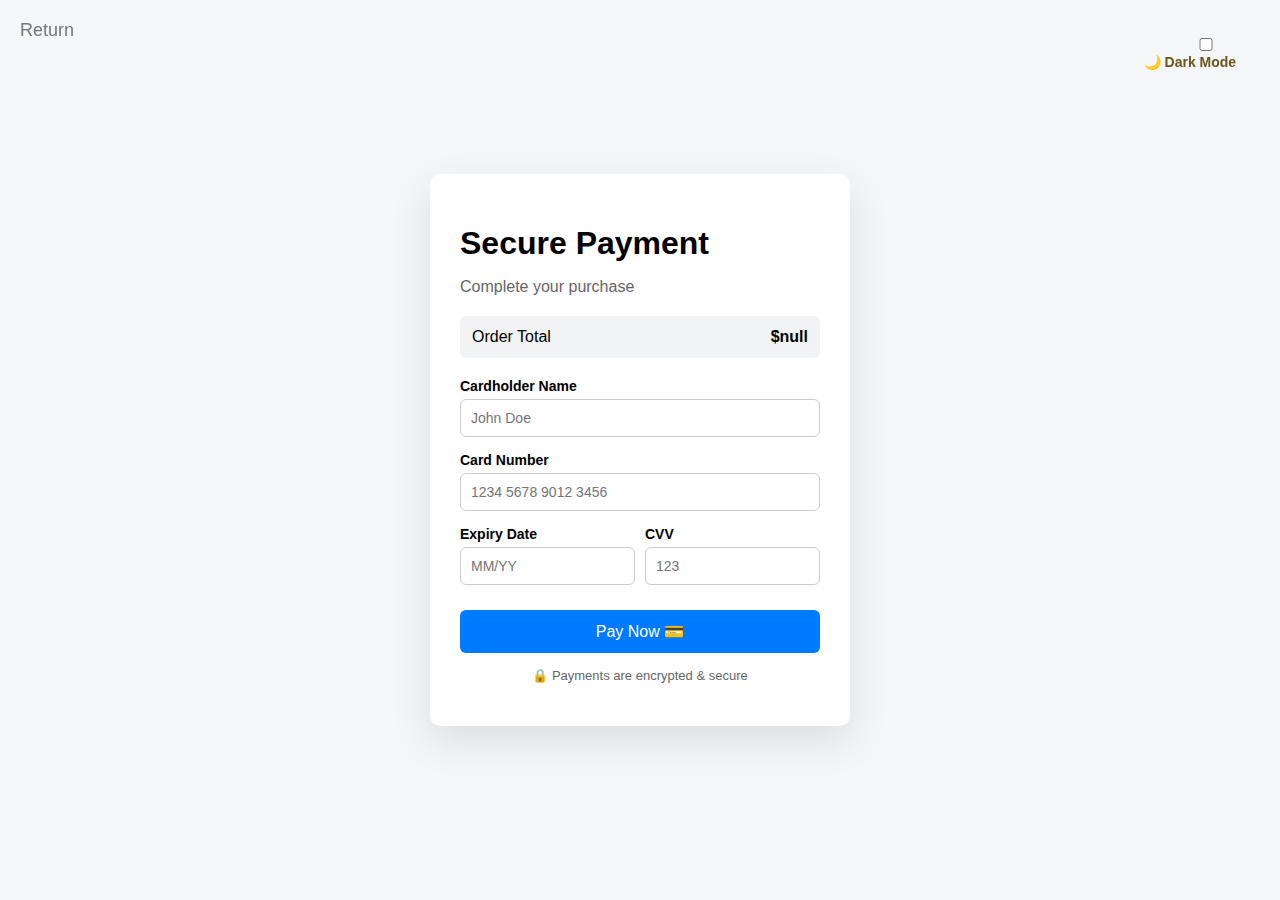
<file: payment portal/index.html>
<!DOCTYPE html>
<html lang="en">
<head>
  <meta charset="UTF-8">
  <title>Payment Portal</title>
  <meta name="viewport" content="width=device-width, initial-scale=1.0">
  <link href='https://cdn.boxicons.com/3.0.6/fonts/basic/boxicons.min.css' rel='stylesheet'>
  <link href='https://cdn.boxicons.com/3.0.6/fonts/brands/boxicons-brands.min.css' rel='stylesheet'>
  <link rel="stylesheet" href="./style.css">
</head>
<body>
  <div class="payment-container">

    <h1>Secure Payment</h1>
    <p class="subtitle">Complete your purchase</p>

    <!-- Order Summary -->
    <div class="summary">
      <span>Order Total</span>
      <strong>$<span id="amount">350.00</span></strong>
    </div>

    <!-- Payment Form -->
    <form id="paymentForm">

      <div class="form-group">
        <label>Cardholder Name</label>
        <input type="text" id="name" placeholder="John Doe">
        <small class="error"></small>
      </div>

      <div class="form-group">
        <label>Card Number</label>
        <input type="text" id="cardNumber" placeholder="1234 5678 9012 3456" maxlength="19">
        <small class="error"></small>
      </div>

      <div class="row">
        <div class="form-group">
          <label>Expiry Date</label>
          <input type="text" id="expiry" placeholder="MM/YY" maxlength="5">
          <small class="error"></small>
        </div>

        <div class="form-group">
          <label>CVV</label>
          <input type="password" id="cvv" placeholder="123" maxlength="3">
          <small class="error"></small>
        </div>
      </div>

      <button type="submit">Pay Now 💳</button>

    </form>

    <p class="secure">🔒 Payments are encrypted & secure</p>

  </div>
  <div class="return"><a href="../shop page/"><i class='bxr  bx-arrow-in-left-square-half' style='color:#767676'></i> Return </a></div>

  <!-- Success Popup -->
  <div id="successPopup" class="popup">
    <div class="popup-content">
      <h2>Payment Successful ✅</h2>
      <p>Thank you for your purchase!</p>
      <button id="closePopup">Done</button>
    </div>
  </div>
  <div class="theme-toggle">
  <label>
    <input type="checkbox" id="darkModeToggle">
    🌙 Dark Mode
  </label>
</div>

  <script src="./script.js"></script>
</body>
</html>
</file>
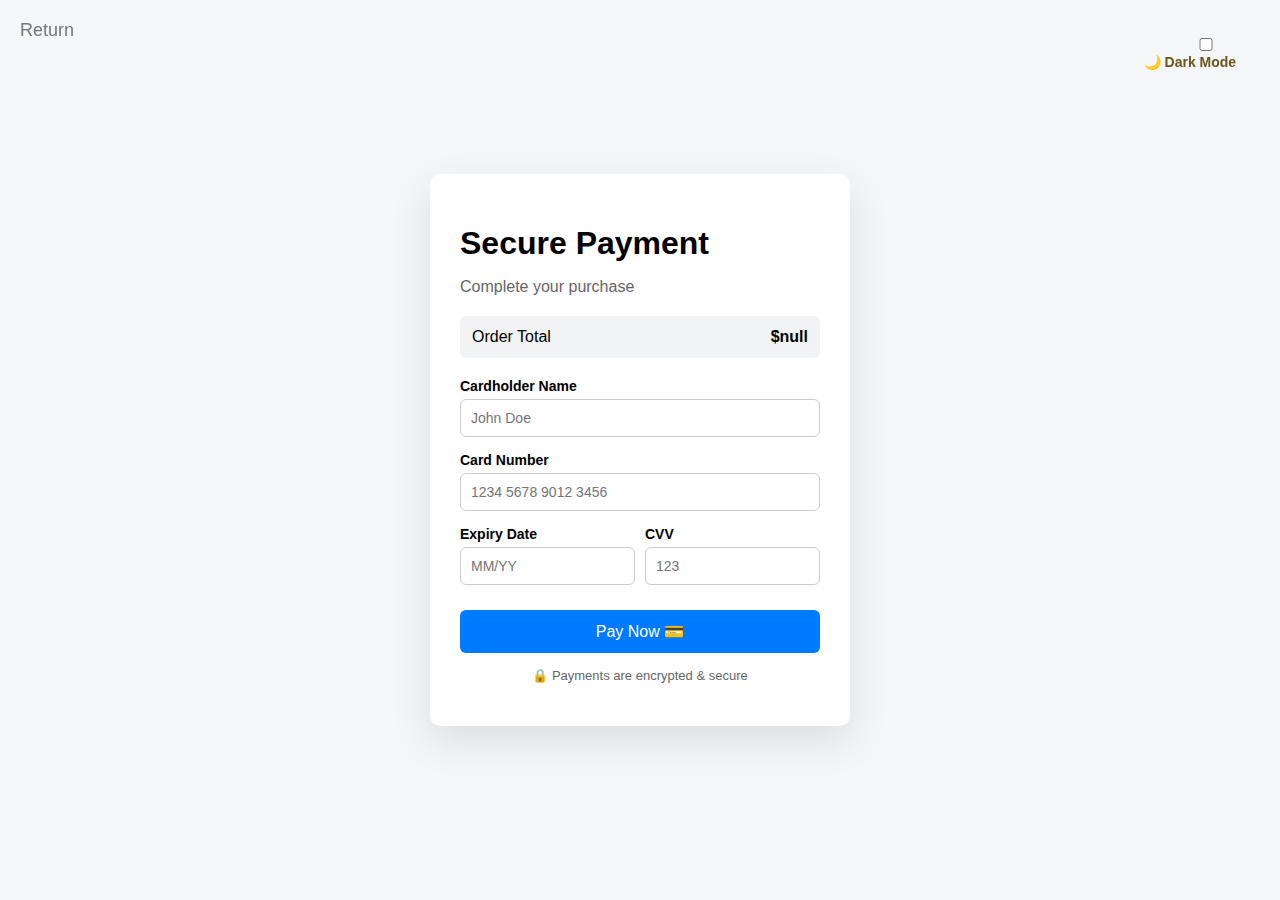
<file: shop page/payment portal/index.html>
<!DOCTYPE html>
<html lang="en">
<head>
  <meta charset="UTF-8">
  <title>Payment Portal</title>
  <meta name="viewport" content="width=device-width, initial-scale=1.0">
  <link href='https://cdn.boxicons.com/3.0.6/fonts/basic/boxicons.min.css' rel='stylesheet'>
  <link href='https://cdn.boxicons.com/3.0.6/fonts/brands/boxicons-brands.min.css' rel='stylesheet'>
  <link rel="stylesheet" href="./style.css">
</head>
<body>
  <div class="payment-container">

    <h1>Secure Payment</h1>
    <p class="subtitle">Complete your purchase</p>

    <!-- Order Summary -->
    <div class="summary">
      <span>Order Total</span>
      <strong>$<span id="amount">350.00</span></strong>
    </div>

    <!-- Payment Form -->
    <form id="paymentForm">

      <div class="form-group">
        <label>Cardholder Name</label>
        <input type="text" id="name" placeholder="John Doe">
        <small class="error"></small>
      </div>

      <div class="form-group">
        <label>Card Number</label>
        <input type="text" id="cardNumber" placeholder="1234 5678 9012 3456" maxlength="19">
        <small class="error"></small>
      </div>

      <div class="row">
        <div class="form-group">
          <label>Expiry Date</label>
          <input type="text" id="expiry" placeholder="MM/YY" maxlength="5">
          <small class="error"></small>
        </div>

        <div class="form-group">
          <label>CVV</label>
          <input type="password" id="cvv" placeholder="123" maxlength="3">
          <small class="error"></small>
        </div>
      </div>

      <button type="submit">Pay Now 💳</button>

    </form>

    <p class="secure">🔒 Payments are encrypted & secure</p>

  </div>
  <div class="return"><a href="../shop page/"><i class='bxr  bx-arrow-in-left-square-half' style='color:#767676'></i> Return </a></div>

  <!-- Success Popup -->
  <div id="successPopup" class="popup">
    <div class="popup-content">
      <h2>Payment Successful ✅</h2>
      <p>Thank you for your purchase!</p>
      <button id="closePopup">Done</button>
    </div>
  </div>
  <div class="theme-toggle">
  <label>
    <input type="checkbox" id="darkModeToggle">
    🌙 Dark Mode
  </label>
</div>

  <script src="./script.js"></script>
</body>
</html>
</file>
<file: payment portal/style.css>
* {
  box-sizing: border-box;
  font-family: Arial, Helvetica, sans-serif;
}

body {
  background: #f4f6f8;
  display: flex;
  justify-content: center;
  align-items: center;
  height: 100vh;
  margin: 0;
  transition: background 0.3s, color 0.3s;
}

.payment-container {
  background: #fff;
  padding: 30px;
  width: 100%;
  max-width: 420px;
  border-radius: 10px;
  box-shadow: 0 15px 40px rgba(0,0,0,0.1);
}

h1 {
  margin-bottom: 5px;
}

.subtitle {
  color: #666;
  margin-bottom: 20px;
}

.summary {
  display: flex;
  justify-content: space-between;
  background: #f1f3f5;
  padding: 12px;
  border-radius: 6px;
  margin-bottom: 20px;
  font-size: 16px;
}

.form-group {
  margin-bottom: 15px;
}

label {
  font-weight: bold;
  font-size: 14px;
  display: block;
  margin-bottom: 5px;
}

input {
  width: 100%;
  padding: 10px;
  border-radius: 6px;
  border: 1px solid #ccc;
  font-size: 14px;
}

input:focus {
  border-color: #007bff;
  outline: none;
}

.row {
  display: flex;
  gap: 10px;
}

button {
  width: 100%;
  padding: 12px;
  border: none;
  background: #007bff;
  color: #fff;
  font-size: 16px;
  border-radius: 6px;
  cursor: pointer;
  margin-top: 10px;
}

button:hover {
  background: #0056b3;
}

.error {
  color: red;
  font-size: 12px;
}

.secure {
  text-align: center;
  margin-top: 15px;
  color: #666;
  font-size: 13px;
}

/* Popup */
.popup {
  display: none;
  position: fixed;
  inset: 0;
  background: rgba(0,0,0,0.6);
  justify-content: center;
  align-items: center;
}

.popup-content {
  background: #fff;
  padding: 30px;
  border-radius: 10px;
  text-align: center;
}
.theme-toggle {
  position: fixed;
  top: 35px;
  right: 20px;
  font-size: 14px;
}

.theme-toggle{
    color: rgb(107, 86, 28);
    z-index: 4;
}

.return{
    position: fixed;
    top: 20px;
    left: 20px;
    font-size: 18px;
}
.return a{
    text-decoration: none;
    color: rgb(118, 118, 118);
}
.return a:hover{
    color: rgb(144, 139, 40);
}

/* ---------- DARK MODE ---------- */
body.dark {
  background: #121212;
  color: #eaeaea;
}

body.dark .payment-container {
  background: #1e1e1e;
  box-shadow: 0 15px 40px rgba(0,0,0,0.6);
}

body.dark .summary {
  background: #2a2a2a;
}

body.dark input {
  background: #2b2b2b;
  border-color: #444;
  color: #fff;
}

body.dark input::placeholder {
  color: #aaa;
}

body.dark button {
  background: #0d6efd;
}

body.dark .popup-content {
  background: #1e1e1e;
  color: #fff;
}
</file>
<file: shop page/payment portal/style.css>
* {
  box-sizing: border-box;
  font-family: Arial, Helvetica, sans-serif;
}

body {
  background: #f4f6f8;
  display: flex;
  justify-content: center;
  align-items: center;
  height: 100vh;
  margin: 0;
  transition: background 0.3s, color 0.3s;
}

.payment-container {
  background: #fff;
  padding: 30px;
  width: 100%;
  max-width: 420px;
  border-radius: 10px;
  box-shadow: 0 15px 40px rgba(0,0,0,0.1);
}

h1 {
  margin-bottom: 5px;
}

.subtitle {
  color: #666;
  margin-bottom: 20px;
}

.summary {
  display: flex;
  justify-content: space-between;
  background: #f1f3f5;
  padding: 12px;
  border-radius: 6px;
  margin-bottom: 20px;
  font-size: 16px;
}

.form-group {
  margin-bottom: 15px;
}

label {
  font-weight: bold;
  font-size: 14px;
  display: block;
  margin-bottom: 5px;
}

input {
  width: 100%;
  padding: 10px;
  border-radius: 6px;
  border: 1px solid #ccc;
  font-size: 14px;
}

input:focus {
  border-color: #007bff;
  outline: none;
}

.row {
  display: flex;
  gap: 10px;
}

button {
  width: 100%;
  padding: 12px;
  border: none;
  background: #007bff;
  color: #fff;
  font-size: 16px;
  border-radius: 6px;
  cursor: pointer;
  margin-top: 10px;
}

button:hover {
  background: #0056b3;
}

.error {
  color: red;
  font-size: 12px;
}

.secure {
  text-align: center;
  margin-top: 15px;
  color: #666;
  font-size: 13px;
}

/* Popup */
.popup {
  display: none;
  position: fixed;
  inset: 0;
  background: rgba(0,0,0,0.6);
  justify-content: center;
  align-items: center;
}

.popup-content {
  background: #fff;
  padding: 30px;
  border-radius: 10px;
  text-align: center;
}
.theme-toggle {
  position: fixed;
  top: 35px;
  right: 20px;
  font-size: 14px;
}

.theme-toggle{
    color: rgb(107, 86, 28);
    z-index: 4;
}

.return{
    position: fixed;
    top: 20px;
    left: 20px;
    font-size: 18px;
}
.return a{
    text-decoration: none;
    color: rgb(118, 118, 118);
}
.return a:hover{
    color: rgb(144, 139, 40);
}

/* ---------- DARK MODE ---------- */
body.dark {
  background: #121212;
  color: #eaeaea;
}

body.dark .payment-container {
  background: #1e1e1e;
  box-shadow: 0 15px 40px rgba(0,0,0,0.6);
}

body.dark .summary {
  background: #2a2a2a;
}

body.dark input {
  background: #2b2b2b;
  border-color: #444;
  color: #fff;
}

body.dark input::placeholder {
  color: #aaa;
}

body.dark button {
  background: #0d6efd;
}

body.dark .popup-content {
  background: #1e1e1e;
  color: #fff;
}
</file>
